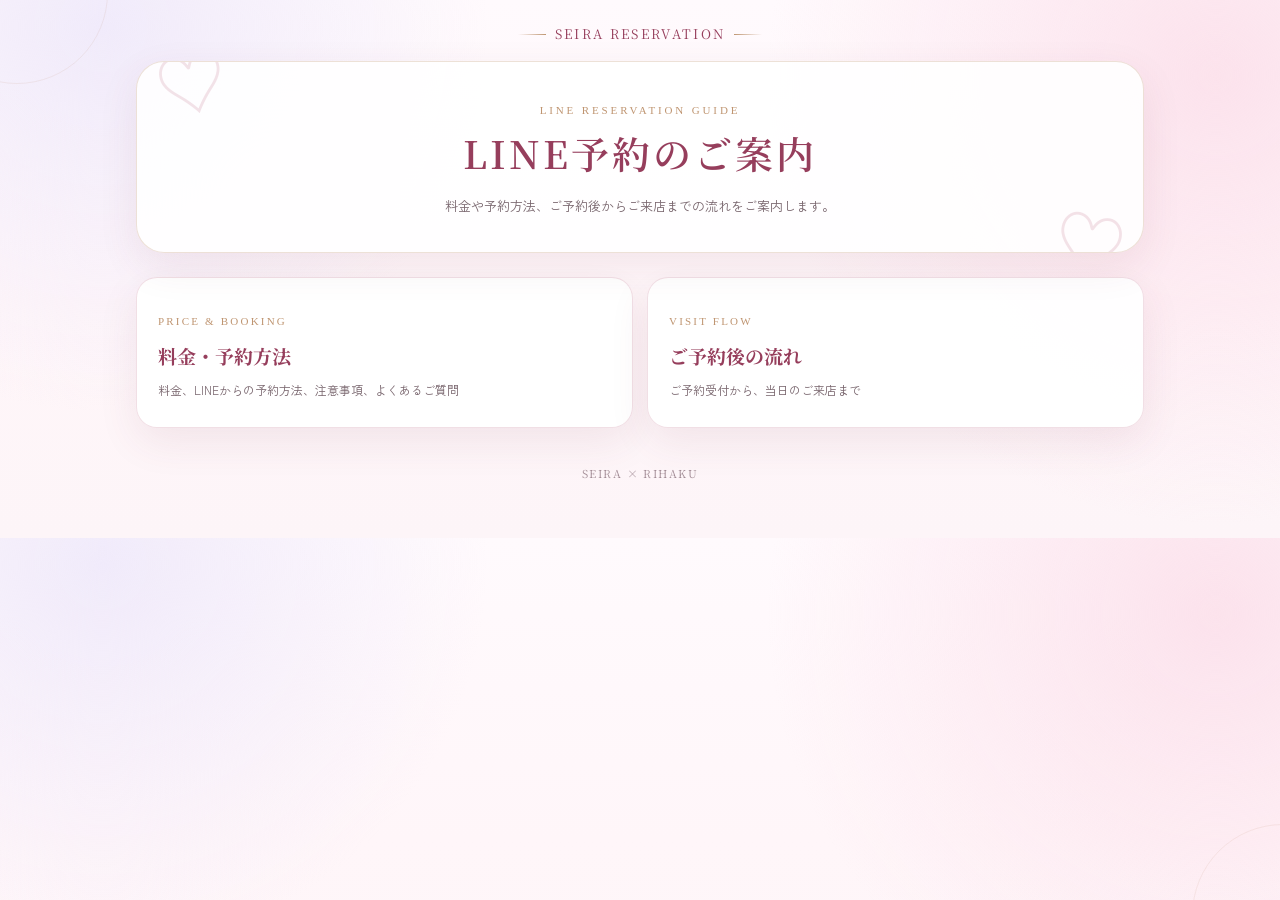
<file: index.html>
<!doctype html>
<html lang="ja">
<head>
  <meta charset="utf-8">
  <meta name="viewport" content="width=device-width,initial-scale=1,viewport-fit=cover">
  <meta name="theme-color" content="#fff7fa">
  <meta name="description" content="聖羅のLINE予約についてのご案内です。">
  <title>聖羅 LINE予約のご案内</title>
  <link rel="stylesheet" href="./assets/style.css">
</head>
<body>
  <main class="site-shell">
    <div class="mini-brand">SEIRA RESERVATION</div>
    <header class="hero">
      <p class="eyebrow">LINE Reservation Guide</p>
      <h1>LINE予約のご案内</h1>
      <p class="hero-lead">料金や予約方法、ご予約後からご来店までの流れをご案内します。</p>
    </header>

    <nav class="portal-grid" aria-label="ご案内ページ">
      <a class="portal-link" href="./price-booking/">
        <span>PRICE &amp; BOOKING</span>
        <strong>料金・予約方法</strong>
        <p>料金、LINEからの予約方法、注意事項、よくあるご質問</p>
      </a>
      <a class="portal-link" href="./visit-flow/">
        <span>VISIT FLOW</span>
        <strong>ご予約後の流れ</strong>
        <p>ご予約受付から、当日のご来店まで</p>
      </a>
    </nav>

    <footer class="footer">SEIRA × RIHAKU</footer>
  </main>
</body>
</html>
</file>
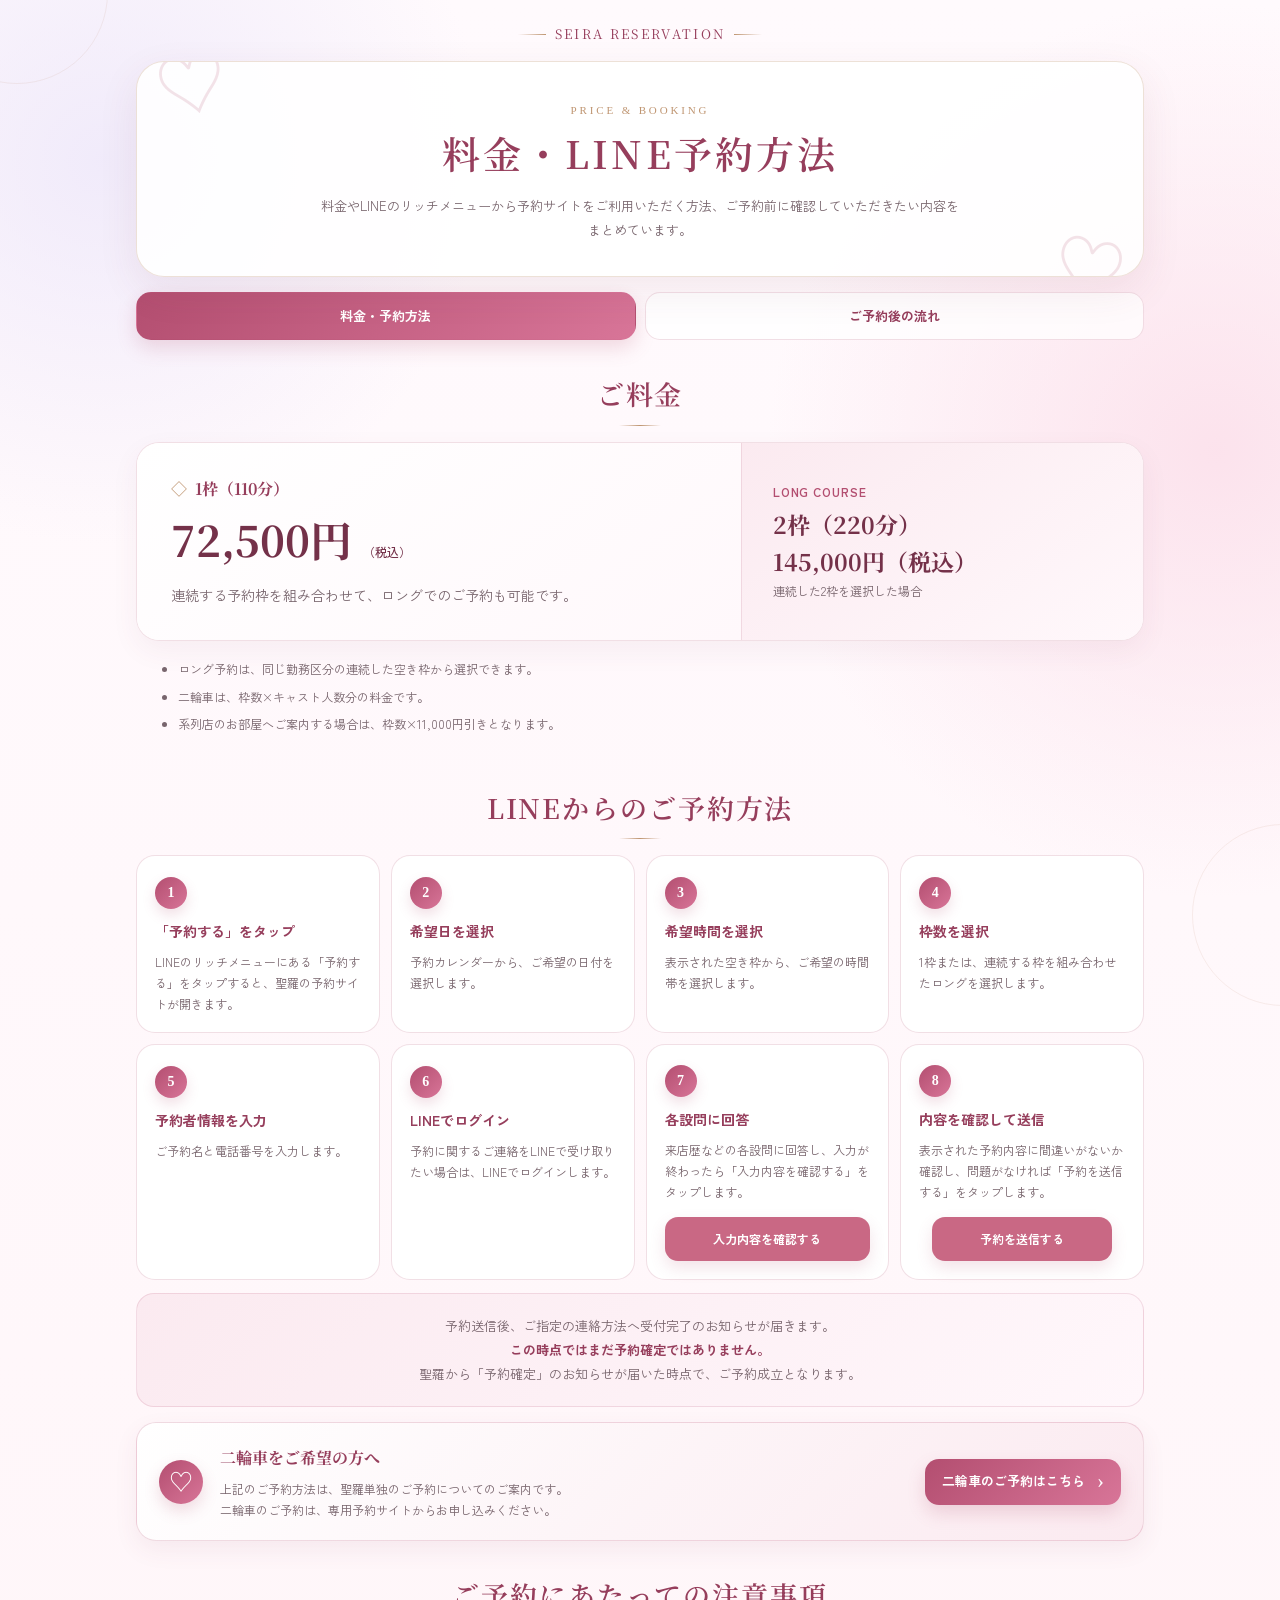
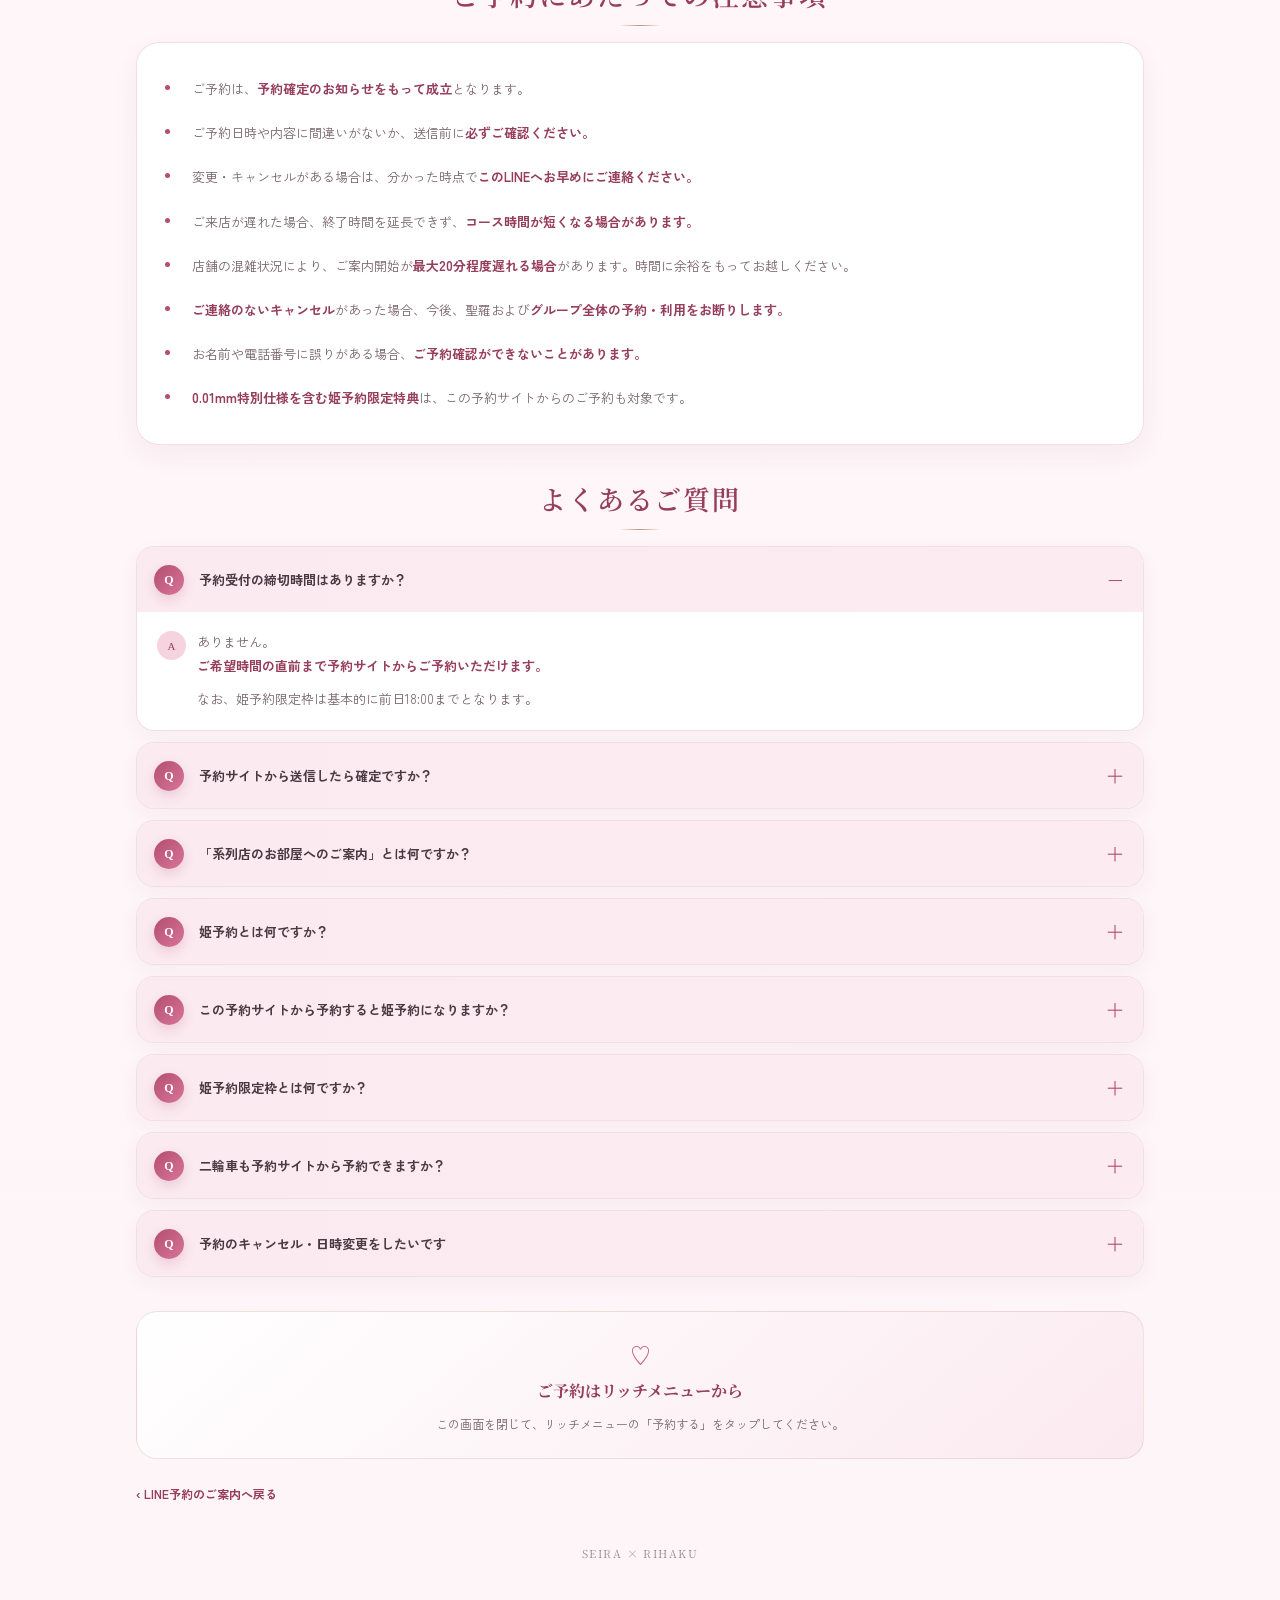
<file: price-booking/index.html>
<!doctype html>
<html lang="ja">
<head>
  <meta charset="utf-8">
  <meta name="viewport" content="width=device-width,initial-scale=1,viewport-fit=cover">
  <meta name="theme-color" content="#fff7fa">
  <meta name="description" content="聖羅の料金と、LINEのリッチメニューから予約サイトを利用する方法をご案内します。">
  <title>料金・LINE予約方法｜聖羅</title>
  <link rel="stylesheet" href="../assets/style.css">
</head>
<body>
  <main class="site-shell">
    <div class="mini-brand">SEIRA RESERVATION</div>
    <header class="hero">
      <p class="eyebrow">Price &amp; Booking</p>
      <h1>料金・LINE予約方法</h1>
      <p class="hero-lead">料金やLINEのリッチメニューから予約サイトをご利用いただく方法、ご予約前に確認していただきたい内容をまとめています。</p>
    </header>

    <nav class="page-tabs" aria-label="ページ切り替え">
      <a href="./" aria-current="page">料金・予約方法</a>
      <a href="../visit-flow/">ご予約後の流れ</a>
    </nav>

    <section class="section" aria-labelledby="price-title">
      <h2 class="section-heading" id="price-title">ご料金</h2>
      <div class="card price-card">
        <div class="price-main">
          <div class="price-label">1枠（110分）</div>
          <p class="price-value">72,500円 <small>（税込）</small></p>
          <p class="price-copy">連続する予約枠を組み合わせて、ロングでのご予約も可能です。</p>
        </div>
        <div class="price-example">
          <span>LONG COURSE</span>
          <strong>2枠（220分）<br>145,000円（税込）</strong>
          <small>連続した2枠を選択した場合</small>
        </div>
      </div>
      <ul class="note-list">
        <li>ロング予約は、同じ勤務区分の連続した空き枠から選択できます。</li>
        <li>二輪車は、枠数×キャスト人数分の料金です。</li>
        <li>系列店のお部屋へご案内する場合は、枠数×11,000円引きとなります。</li>
      </ul>
    </section>

    <section class="section" aria-labelledby="method-title">
      <h2 class="section-heading" id="method-title">LINEからのご予約方法</h2>
      <div class="method-grid">
        <article class="method-step"><span class="step-number">1</span><h3>「予約する」をタップ</h3><p>LINEのリッチメニューにある「予約する」をタップすると、聖羅の予約サイトが開きます。</p></article>
        <article class="method-step"><span class="step-number">2</span><h3>希望日を選択</h3><p>予約カレンダーから、ご希望の日付を選択します。</p></article>
        <article class="method-step"><span class="step-number">3</span><h3>希望時間を選択</h3><p>表示された空き枠から、ご希望の時間帯を選択します。</p></article>
        <article class="method-step"><span class="step-number">4</span><h3>枠数を選択</h3><p>1枠または、連続する枠を組み合わせたロングを選択します。</p></article>
        <article class="method-step"><span class="step-number">5</span><h3>予約者情報を入力</h3><p>ご予約名と電話番号を入力します。</p></article>
        <article class="method-step"><span class="step-number">6</span><h3>LINEでログイン</h3><p>予約に関するご連絡をLINEで受け取りたい場合は、LINEでログインします。</p></article>
        <article class="method-step method-step-action">
          <span class="step-number">7</span><h3>各設問に回答</h3>
          <p>来店歴などの各設問に回答し、入力が終わったら「入力内容を確認する」をタップします。</p>
          <span class="guide-button-preview" aria-hidden="true">入力内容を確認する</span>
        </article>
        <article class="method-step method-step-action">
          <span class="step-number">8</span><h3>内容を確認して送信</h3>
          <p>表示された予約内容に間違いがないか確認し、問題がなければ「予約を送信する」をタップします。</p>
          <span class="guide-button-preview guide-button-preview-send" aria-hidden="true">予約を送信する</span>
        </article>
      </div>
      <div class="important-box">
        予約送信後、ご指定の連絡方法へ受付完了のお知らせが届きます。<br>
        <strong>この時点ではまだ予約確定ではありません。</strong><br>
        聖羅から「予約確定」のお知らせが届いた時点で、ご予約成立となります。
      </div>
      <aside class="pair-booking-card" aria-labelledby="pair-booking-title">
        <div class="pair-booking-mark" aria-hidden="true">♡</div>
        <div class="pair-booking-copy">
          <h3 id="pair-booking-title">二輪車をご希望の方へ</h3>
          <p>上記のご予約方法は、聖羅単独のご予約についてのご案内です。<br>二輪車のご予約は、専用予約サイトからお申し込みください。</p>
        </div>
        <a class="pair-booking-button" href="https://seiraripo-reserve.com/" target="_blank" rel="noopener noreferrer">二輪車のご予約はこちら<span aria-hidden="true">›</span></a>
      </aside>
    </section>

    <section class="section" aria-labelledby="notes-title">
      <h2 class="section-heading" id="notes-title">ご予約にあたっての注意事項</h2>
      <div class="card">
        <ul class="booking-notes">
          <li>ご予約は、<strong>予約確定のお知らせをもって成立</strong>となります。</li>
          <li>ご予約日時や内容に間違いがないか、送信前に<strong>必ずご確認ください。</strong></li>
          <li>変更・キャンセルがある場合は、分かった時点で<strong>このLINEへお早めにご連絡ください。</strong></li>
          <li>ご来店が遅れた場合、終了時間を延長できず、<strong>コース時間が短くなる場合があります。</strong></li>
          <li>店舗の混雑状況により、ご案内開始が<strong>最大20分程度遅れる場合</strong>があります。時間に余裕をもってお越しください。</li>
          <li><strong>ご連絡のないキャンセル</strong>があった場合、今後、聖羅および<strong>グループ全体の予約・利用をお断りします。</strong></li>
          <li>お名前や電話番号に誤りがある場合、<strong>ご予約確認ができないことがあります。</strong></li>
          <li><strong>0.01mm特別仕様を含む姫予約限定特典</strong>は、この予約サイトからのご予約も対象です。</li>
        </ul>
      </div>
    </section>

    <section class="section" aria-labelledby="faq-title">
      <h2 class="section-heading" id="faq-title">よくあるご質問</h2>
      <div class="faq-list">
        <details class="faq-item" open>
          <summary>予約受付の締切時間はありますか？</summary>
          <div class="faq-answer"><p>ありません。<br><strong>ご希望時間の直前まで予約サイトからご予約いただけます。</strong></p><p>なお、姫予約限定枠は基本的に前日18:00までとなります。</p></div>
        </details>
        <details class="faq-item">
          <summary>予約サイトから送信したら確定ですか？</summary>
          <div class="faq-answer"><p>送信した時点では、まだ確定していません。</p><p>聖羅が内容を確認し、LINEまたはメールに予約確定のお知らせを送った時点でご予約成立となります。</p></div>
        </details>
        <details class="faq-item">
          <summary>「系列店のお部屋へのご案内」とは何ですか？</summary>
          <div class="faq-answer"><p>ご希望時間に李白のお部屋が満室の場合、近隣の系列店「ルージュ」または「ベガス」のお部屋へご案内することがあります。</p><p>その場合は、<strong>枠数×11,000円引き</strong>となります。系列店への案内可否は、予約フォームの途中で選択できます。</p></div>
        </details>
        <details class="faq-item">
          <summary>姫予約とは何ですか？</summary>
          <div class="faq-answer"><p>キャストを通して予約する方法です。姫予約限定の特典やオプションも用意しています。</p></div>
        </details>
        <details class="faq-item">
          <summary>この予約サイトから予約すると姫予約になりますか？</summary>
          <div class="faq-answer"><p>はい。この予約サイトから送信したご予約は、聖羅の姫予約として受け付けます。</p></div>
        </details>
        <details class="faq-item">
          <summary>姫予約限定枠とは何ですか？</summary>
          <div class="faq-answer"><p>姫予約でのみ受け付けている予約枠です。</p><p>通常の予約枠と締切時間が異なり、基本的に前日18:00までとなります。</p></div>
        </details>
        <details class="faq-item">
          <summary>二輪車も予約サイトから予約できますか？</summary>
          <div class="faq-answer">
            <p>上記のご予約方法は、聖羅単独のご予約についてのご案内です。</p>
            <p>二輪車をご希望の場合は、専用予約サイトからお申し込みください。</p>
            <a class="pair-booking-button pair-booking-button-inline" href="https://seiraripo-reserve.com/" target="_blank" rel="noopener noreferrer">二輪車のご予約はこちら<span aria-hidden="true">›</span></a>
          </div>
        </details>
        <details class="faq-item">
          <summary>予約のキャンセル・日時変更をしたいです</summary>
          <div class="faq-answer"><p>このLINEにそのままご返信ください。</p><p>変更やキャンセルが分かった時点で、早めのご連絡をお願いいたします。</p></div>
        </details>
      </div>
    </section>

    <aside class="close-guide">
      <div class="heart" aria-hidden="true">♡</div>
      <strong>ご予約はリッチメニューから</strong>
      <p>この画面を閉じて、リッチメニューの「予約する」をタップしてください。</p>
    </aside>

    <a class="back-link" href="../">‹ LINE予約のご案内へ戻る</a>
    <footer class="footer">SEIRA × RIHAKU</footer>
  </main>
</body>
</html>
</file>
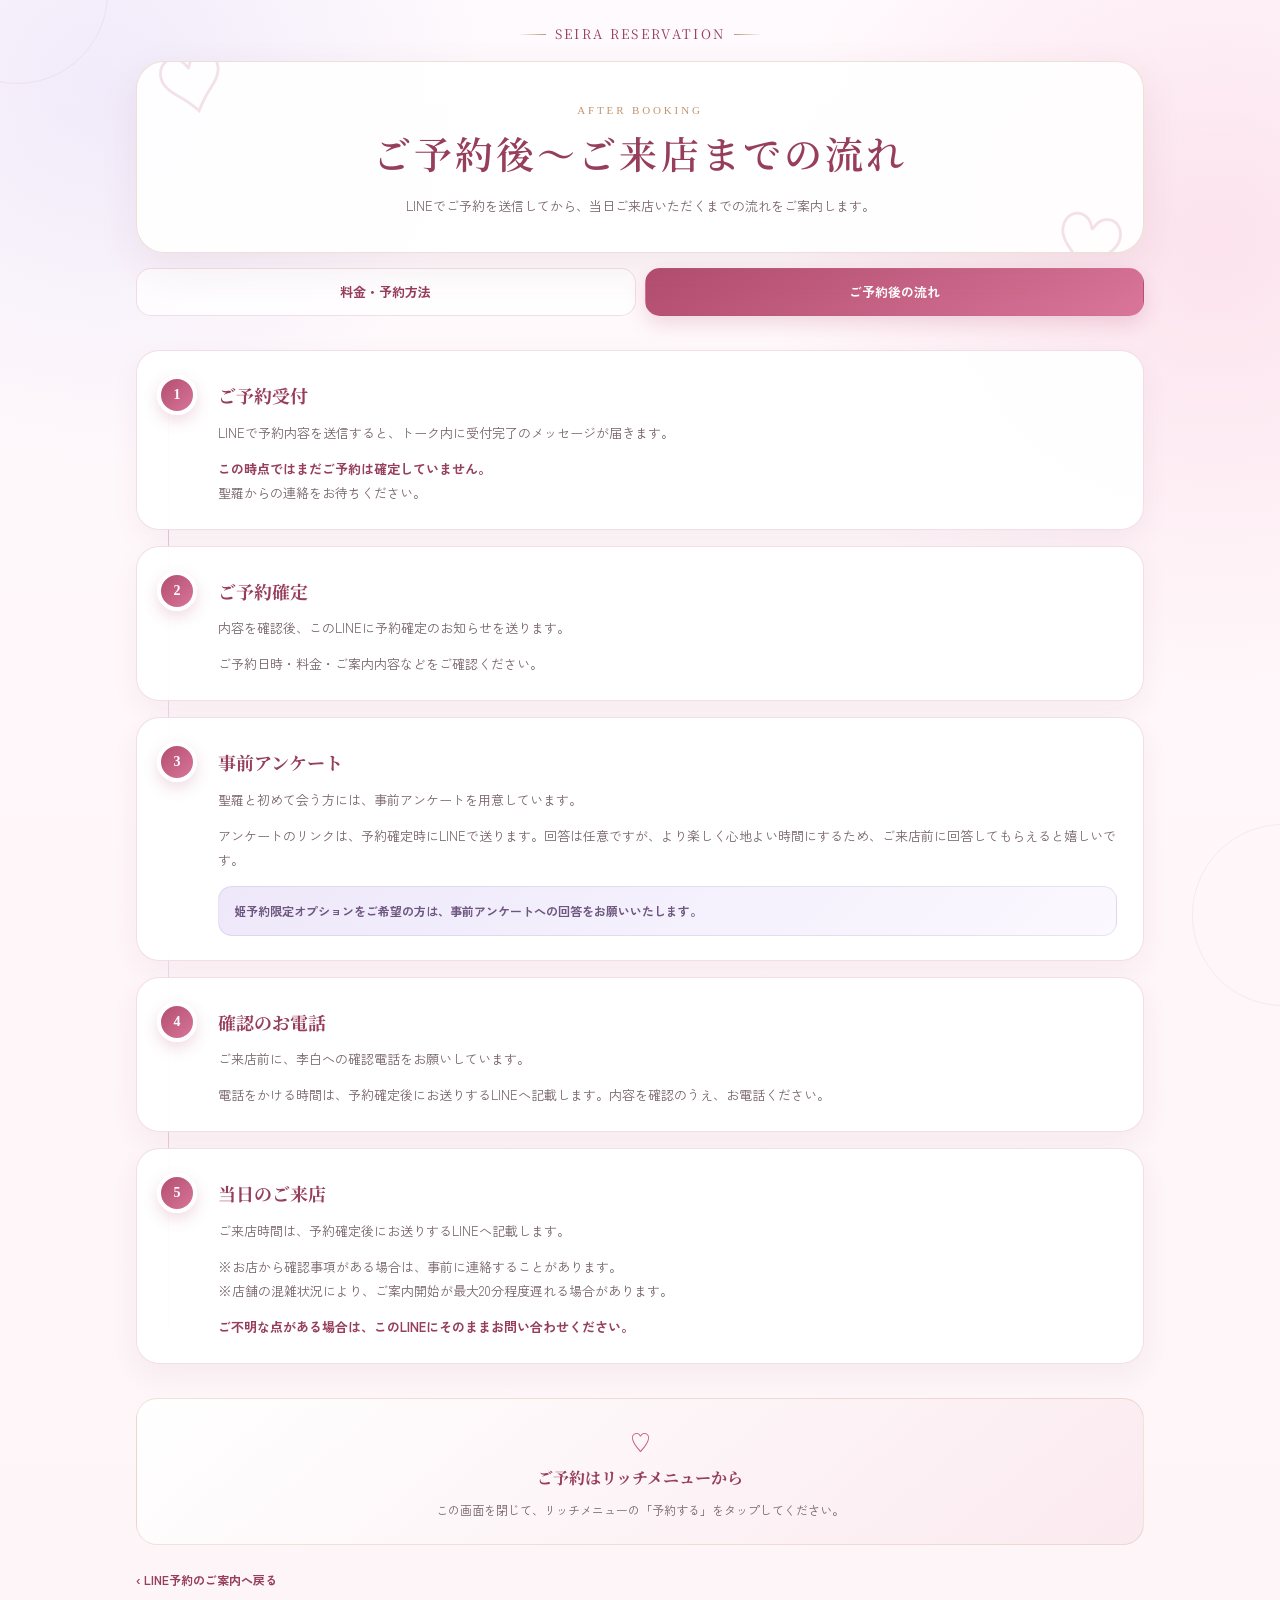
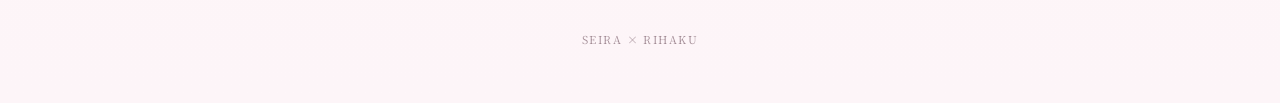
<file: visit-flow/index.html>
<!doctype html>
<html lang="ja">
<head>
  <meta charset="utf-8">
  <meta name="viewport" content="width=device-width,initial-scale=1,viewport-fit=cover">
  <meta name="theme-color" content="#fff7fa">
  <meta name="description" content="聖羅のLINE予約後からご来店までの流れをご案内します。">
  <title>ご予約後～ご来店までの流れ｜聖羅</title>
  <link rel="stylesheet" href="../assets/style.css">
</head>
<body>
  <main class="site-shell">
    <div class="mini-brand">SEIRA RESERVATION</div>
    <header class="hero">
      <p class="eyebrow">After Booking</p>
      <h1>ご予約後～ご来店までの流れ</h1>
      <p class="hero-lead">LINEでご予約を送信してから、当日ご来店いただくまでの流れをご案内します。</p>
    </header>

    <nav class="page-tabs" aria-label="ページ切り替え">
      <a href="../price-booking/">料金・予約方法</a>
      <a href="./" aria-current="page">ご予約後の流れ</a>
    </nav>

    <section class="section" aria-label="ご予約後からご来店までの5つの流れ">
      <div class="timeline">
        <article class="card timeline-item">
          <span class="timeline-number">1</span>
          <div class="timeline-copy">
            <h2>ご予約受付</h2>
            <p>LINEで予約内容を送信すると、トーク内に受付完了のメッセージが届きます。</p>
            <p><strong>この時点ではまだご予約は確定していません。</strong><br>聖羅からの連絡をお待ちください。</p>
          </div>
        </article>

        <article class="card timeline-item">
          <span class="timeline-number">2</span>
          <div class="timeline-copy">
            <h2>ご予約確定</h2>
            <p>内容を確認後、このLINEに予約確定のお知らせを送ります。</p>
            <p>ご予約日時・料金・ご案内内容などをご確認ください。</p>
          </div>
        </article>

        <article class="card timeline-item">
          <span class="timeline-number">3</span>
          <div class="timeline-copy">
            <h2>事前アンケート</h2>
            <p>聖羅と初めて会う方には、事前アンケートを用意しています。</p>
            <p>アンケートのリンクは、予約確定時にLINEで送ります。回答は任意ですが、より楽しく心地よい時間にするため、ご来店前に回答してもらえると嬉しいです。</p>
            <div class="survey-callout">姫予約限定オプションをご希望の方は、事前アンケートへの回答をお願いいたします。</div>
          </div>
        </article>

        <article class="card timeline-item">
          <span class="timeline-number">4</span>
          <div class="timeline-copy">
            <h2>確認のお電話</h2>
            <p>ご来店前に、李白への確認電話をお願いしています。</p>
            <p>電話をかける時間は、予約確定後にお送りするLINEへ記載します。内容を確認のうえ、お電話ください。</p>
          </div>
        </article>

        <article class="card timeline-item">
          <span class="timeline-number">5</span>
          <div class="timeline-copy">
            <h2>当日のご来店</h2>
            <p>ご来店時間は、予約確定後にお送りするLINEへ記載します。</p>
            <p>※お店から確認事項がある場合は、事前に連絡することがあります。<br>※店舗の混雑状況により、ご案内開始が最大20分程度遅れる場合があります。</p>
            <p><strong>ご不明な点がある場合は、このLINEにそのままお問い合わせください。</strong></p>
          </div>
        </article>
      </div>
    </section>

    <aside class="close-guide">
      <div class="heart" aria-hidden="true">♡</div>
      <strong>ご予約はリッチメニューから</strong>
      <p>この画面を閉じて、リッチメニューの「予約する」をタップしてください。</p>
    </aside>

    <a class="back-link" href="../">‹ LINE予約のご案内へ戻る</a>
    <footer class="footer">SEIRA × RIHAKU</footer>
  </main>
</body>
</html>
</file>
<file: assets/style.css>
@import url('https://fonts.googleapis.com/css2?family=Noto+Serif+JP:wght@500;600;700&family=Zen+Kaku+Gothic+New:wght@400;500;700&display=swap');

:root {
  --rose-950: #743149;
  --rose-800: #963e5c;
  --rose-700: #b34e70;
  --rose-500: #d87598;
  --rose-300: #ecb3c8;
  --rose-200: #f5d3df;
  --rose-100: #fbeaf0;
  --rose-50: #fff7fa;
  --lavender: #eee8fa;
  --gold: #bf9571;
  --ink: #493941;
  --muted: #78656d;
  --line: rgba(179, 78, 112, .18);
  --shadow: 0 14px 40px rgba(125, 52, 79, .09);
  --serif: 'Noto Serif JP', 'Yu Mincho', 'Hiragino Mincho ProN', serif;
  --sans: 'Zen Kaku Gothic New', 'Yu Gothic', 'Hiragino Kaku Gothic ProN', sans-serif;
}

* { box-sizing: border-box; }

html { scroll-behavior: smooth; }

body {
  margin: 0;
  color: var(--ink);
  background:
    radial-gradient(circle at 8% 5%, rgba(238, 232, 250, .85), transparent 24rem),
    radial-gradient(circle at 95% 14%, rgba(251, 220, 232, .78), transparent 28rem),
    linear-gradient(180deg, #fffafd 0%, #fff6f9 56%, #fdf5f8 100%);
  font-family: var(--sans);
  font-size: 16px;
  line-height: 1.85;
  -webkit-text-size-adjust: 100%;
}

body::before,
body::after {
  position: fixed;
  z-index: -1;
  width: 180px;
  height: 180px;
  border: 1px solid rgba(191, 149, 113, .13);
  border-radius: 50%;
  content: '';
  pointer-events: none;
}

body::before { top: -98px; left: -74px; }
body::after { right: -94px; bottom: -106px; }

a { color: inherit; }

.site-shell {
  width: min(100%, 1040px);
  margin: 0 auto;
  padding: 22px 16px 54px;
}

.mini-brand {
  display: flex;
  align-items: center;
  justify-content: center;
  gap: 9px;
  margin-bottom: 15px;
  color: var(--rose-800);
  font-family: var(--serif);
  font-size: 13px;
  letter-spacing: .18em;
}

.mini-brand::before,
.mini-brand::after {
  width: 28px;
  height: 1px;
  background: linear-gradient(90deg, transparent, var(--gold));
  content: '';
}

.mini-brand::after { transform: scaleX(-1); }

.hero {
  position: relative;
  overflow: hidden;
  padding: 38px 28px 34px;
  border: 1px solid rgba(191, 149, 113, .28);
  border-radius: 28px;
  background: rgba(255, 255, 255, .89);
  box-shadow: var(--shadow);
  text-align: center;
}

.hero::before,
.hero::after {
  position: absolute;
  color: rgba(179, 78, 112, .16);
  font-family: var(--serif);
  font-size: 72px;
  line-height: 1;
  content: '♡';
}

.hero::before { top: -18px; left: 18px; transform: rotate(-14deg); }
.hero::after { right: 17px; bottom: -25px; transform: rotate(12deg); }

.eyebrow {
  margin: 0 0 4px;
  color: var(--gold);
  font-family: Georgia, serif;
  font-size: 11px;
  letter-spacing: .26em;
  text-transform: uppercase;
}

h1 {
  margin: 0;
  color: var(--rose-800);
  font-family: var(--serif);
  font-size: clamp(25px, 5.2vw, 38px);
  font-weight: 600;
  letter-spacing: .08em;
  line-height: 1.5;
}

.hero-lead {
  max-width: 650px;
  margin: 13px auto 0;
  color: var(--muted);
  font-size: 13px;
  line-height: 1.85;
}

.page-tabs {
  display: grid;
  grid-template-columns: repeat(2, minmax(0, 1fr));
  gap: 9px;
  margin: 15px 0 30px;
}

.page-tabs a {
  display: flex;
  min-height: 48px;
  align-items: center;
  justify-content: center;
  padding: 9px 12px;
  border: 1px solid var(--line);
  border-radius: 15px;
  background: rgba(255, 255, 255, .76);
  color: var(--rose-800);
  font-size: 13px;
  font-weight: 700;
  line-height: 1.45;
  text-align: center;
  text-decoration: none;
}

.page-tabs a[aria-current='page'] {
  border-color: transparent;
  background: linear-gradient(135deg, var(--rose-700), var(--rose-500));
  color: #fff;
  box-shadow: 0 8px 20px rgba(179, 78, 112, .2);
}

.section { margin-top: 34px; }

.section-heading {
  margin: 0 0 16px;
  color: var(--rose-800);
  font-family: var(--serif);
  font-size: clamp(20px, 4vw, 27px);
  font-weight: 600;
  letter-spacing: .07em;
  line-height: 1.5;
  text-align: center;
}

.section-heading::after {
  display: block;
  width: 42px;
  height: 1px;
  margin: 10px auto 0;
  background: linear-gradient(90deg, transparent, var(--gold), transparent);
  content: '';
}

.card {
  border: 1px solid var(--line);
  border-radius: 23px;
  background: rgba(255, 255, 255, .94);
  box-shadow: 0 10px 28px rgba(125, 52, 79, .06);
}

.price-card {
  display: grid;
  grid-template-columns: minmax(0, 1.2fr) minmax(260px, .8fr);
  overflow: hidden;
}

.price-main {
  padding: 31px 34px;
  background: linear-gradient(145deg, #fff 0%, #fff8fb 100%);
}

.price-label {
  display: inline-flex;
  align-items: center;
  gap: 8px;
  margin-bottom: 5px;
  color: var(--rose-800);
  font-family: var(--serif);
  font-size: 16px;
  font-weight: 700;
}

.price-label::before { color: var(--gold); content: '◇'; }

.price-value {
  margin: 0;
  color: var(--rose-950);
  font-family: var(--serif);
  font-size: clamp(27px, 5vw, 42px);
  font-weight: 700;
  line-height: 1.45;
}

.price-value small {
  font-family: var(--sans);
  font-size: 12px;
  font-weight: 500;
}

.price-copy {
  margin: 14px 0 0;
  color: var(--muted);
  font-size: 14px;
}

.price-example {
  display: flex;
  flex-direction: column;
  justify-content: center;
  padding: 29px 31px;
  border-left: 1px solid var(--line);
  background: linear-gradient(145deg, var(--rose-100), #fff8fb);
}

.price-example span {
  color: var(--rose-700);
  font-size: 12px;
  font-weight: 700;
  letter-spacing: .08em;
}

.price-example strong {
  margin-top: 4px;
  color: var(--rose-950);
  font-family: var(--serif);
  font-size: 23px;
  line-height: 1.6;
}

.price-example small { color: var(--muted); font-size: 12px; }

.note-list {
  margin: 0;
  padding: 17px 23px 19px 42px;
  color: var(--muted);
  font-size: 12px;
}

.note-list li + li { margin-top: 5px; }

.method-grid {
  display: grid;
  grid-template-columns: repeat(4, minmax(0, 1fr));
  gap: 11px;
}

.method-step {
  position: relative;
  min-height: 148px;
  padding: 20px 18px 18px;
  border: 1px solid var(--line);
  border-radius: 19px;
  background: rgba(255, 255, 255, .94);
}

.step-number {
  display: inline-flex;
  width: 32px;
  height: 32px;
  align-items: center;
  justify-content: center;
  margin-bottom: 10px;
  border-radius: 50%;
  background: linear-gradient(135deg, var(--rose-700), var(--rose-500));
  color: #fff;
  font-family: Georgia, serif;
  font-size: 14px;
  font-weight: 700;
  box-shadow: 0 6px 13px rgba(179, 78, 112, .18);
}

.method-step h3 {
  margin: 0;
  color: var(--rose-800);
  font-size: 14px;
}

.method-step p {
  margin: 6px 0 0;
  color: var(--muted);
  font-size: 12px;
  line-height: 1.75;
}

.method-step-action {
  display: flex;
  flex-direction: column;
}

.guide-button-preview {
  display: flex;
  width: 100%;
  min-height: 44px;
  align-items: center;
  justify-content: center;
  margin-top: auto;
  padding: 10px 12px;
  border-radius: 13px;
  background: #c96884;
  color: #fff;
  font-size: 12px;
  font-weight: 700;
  line-height: 1.4;
  text-align: center;
  user-select: none;
  box-shadow: 0 7px 16px rgba(179, 78, 112, .16);
}

.method-step-action p + .guide-button-preview { margin-top: 15px; }

.guide-button-preview-send {
  width: min(100%, 180px);
  align-self: center;
}

.important-box {
  margin-top: 13px;
  padding: 20px 22px;
  border: 1px solid rgba(179, 78, 112, .16);
  border-radius: 18px;
  background: linear-gradient(135deg, var(--rose-100), #fff7fb);
  color: var(--muted);
  font-size: 13px;
  text-align: center;
}

.important-box strong { color: var(--rose-800); }

.pair-booking-card {
  display: grid;
  grid-template-columns: 46px minmax(0, 1fr) auto;
  gap: 15px;
  align-items: center;
  margin-top: 15px;
  padding: 20px 22px;
  border: 1px solid rgba(179, 78, 112, .2);
  border-radius: 20px;
  background: linear-gradient(135deg, #fff 0%, var(--rose-100) 100%);
  box-shadow: 0 9px 24px rgba(125, 52, 79, .07);
}

.pair-booking-mark {
  display: flex;
  width: 44px;
  height: 44px;
  align-items: center;
  justify-content: center;
  border-radius: 50%;
  background: linear-gradient(135deg, var(--rose-700), var(--rose-500));
  color: #fff;
  font-family: var(--serif);
  font-size: 24px;
  box-shadow: 0 7px 16px rgba(179, 78, 112, .2);
}

.pair-booking-copy h3 {
  margin: 0;
  color: var(--rose-800);
  font-family: var(--serif);
  font-size: 16px;
}

.pair-booking-copy p {
  margin: 5px 0 0;
  color: var(--muted);
  font-size: 12px;
  line-height: 1.75;
}

.pair-booking-button {
  display: inline-flex;
  min-height: 46px;
  align-items: center;
  justify-content: center;
  gap: 12px;
  padding: 10px 17px;
  border-radius: 14px;
  background: linear-gradient(135deg, var(--rose-700), var(--rose-500));
  color: #fff;
  font-size: 13px;
  font-weight: 700;
  line-height: 1.45;
  text-align: center;
  text-decoration: none;
  box-shadow: 0 8px 18px rgba(179, 78, 112, .2);
  transition: transform .18s ease, box-shadow .18s ease;
}

.pair-booking-button:hover {
  transform: translateY(-1px);
  box-shadow: 0 10px 22px rgba(179, 78, 112, .26);
}

.pair-booking-button:focus-visible {
  outline: 3px solid rgba(216, 117, 152, .28);
  outline-offset: 3px;
}

.pair-booking-button span {
  font-family: Georgia, serif;
  font-size: 21px;
  font-weight: 400;
  line-height: 1;
}

.pair-booking-button-inline { margin-top: 14px; }

.booking-notes {
  margin: 0;
  padding: 24px 29px 24px 52px;
  list-style: none;
  counter-reset: note;
}

.booking-notes li {
  position: relative;
  padding: 10px 0 10px 3px;
  color: var(--muted);
  font-size: 13px;
}

.booking-notes li::before {
  position: absolute;
  top: 18px;
  left: -24px;
  width: 5px;
  height: 5px;
  border-radius: 50%;
  background: var(--rose-700);
  content: '';
}

.booking-notes strong { color: var(--rose-800); }

.faq-list { display: grid; gap: 11px; }

.faq-item {
  overflow: hidden;
  border: 1px solid var(--line);
  border-radius: 18px;
  background: rgba(255, 255, 255, .95);
  box-shadow: 0 7px 20px rgba(125, 52, 79, .045);
}

.faq-item summary {
  position: relative;
  display: grid;
  grid-template-columns: 34px minmax(0, 1fr) 22px;
  gap: 11px;
  align-items: center;
  padding: 14px 17px;
  background: linear-gradient(90deg, var(--rose-100), #fcecf2);
  color: var(--ink);
  cursor: pointer;
  font-size: 13px;
  font-weight: 700;
  list-style: none;
}

.faq-item summary::-webkit-details-marker { display: none; }

.faq-item summary::before {
  display: inline-flex;
  width: 30px;
  height: 30px;
  align-items: center;
  justify-content: center;
  border-radius: 50%;
  background: linear-gradient(135deg, var(--rose-700), var(--rose-500));
  color: #fff;
  content: 'Q';
  font-family: Georgia, serif;
  font-size: 12px;
  box-shadow: 0 5px 12px rgba(179, 78, 112, .2);
}

.faq-item summary::after {
  color: var(--rose-700);
  content: '＋';
  font-size: 20px;
  font-weight: 400;
  text-align: center;
}

.faq-item[open] summary::after { content: '−'; }

.faq-answer {
  position: relative;
  padding: 18px 22px 19px 60px;
  color: var(--muted);
  font-size: 13px;
}

.faq-answer::before {
  position: absolute;
  top: 19px;
  left: 20px;
  display: inline-flex;
  width: 29px;
  height: 29px;
  align-items: center;
  justify-content: center;
  border-radius: 50%;
  background: var(--rose-200);
  color: var(--rose-800);
  content: 'A';
  font-family: Georgia, serif;
  font-size: 11px;
}

.faq-answer p { margin: 0; }
.faq-answer p + p { margin-top: 9px; }
.faq-answer strong { color: var(--rose-800); }

.timeline {
  position: relative;
  display: grid;
  gap: 16px;
}

.timeline::before {
  position: absolute;
  top: 34px;
  bottom: 34px;
  left: 32px;
  width: 1px;
  background: linear-gradient(var(--rose-300), var(--lavender), var(--rose-300));
  content: '';
}

.timeline-item {
  position: relative;
  display: grid;
  grid-template-columns: 46px minmax(0, 1fr);
  gap: 15px;
  align-items: start;
  padding: 24px 26px 24px 20px;
}

.timeline-number {
  z-index: 1;
  display: flex;
  width: 40px;
  height: 40px;
  align-items: center;
  justify-content: center;
  border: 4px solid #fff;
  border-radius: 50%;
  background: linear-gradient(135deg, var(--rose-700), var(--rose-500));
  color: #fff;
  font-family: Georgia, serif;
  font-size: 14px;
  font-weight: 700;
  box-shadow: 0 6px 15px rgba(179, 78, 112, .2);
}

.timeline-copy h2 {
  margin: 4px 0 8px;
  color: var(--rose-800);
  font-family: var(--serif);
  font-size: 18px;
}

.timeline-copy p {
  margin: 0;
  color: var(--muted);
  font-size: 13px;
}

.timeline-copy p + p { margin-top: 12px; }
.timeline-copy strong { color: var(--rose-800); }

.survey-callout {
  margin-top: 14px;
  padding: 13px 15px;
  border: 1px solid rgba(136, 111, 177, .16);
  border-radius: 14px;
  background: linear-gradient(135deg, var(--lavender), #fbf8ff);
  color: #6e577f;
  font-size: 12px;
  font-weight: 700;
}

.close-guide {
  margin-top: 34px;
  padding: 23px 22px;
  border: 1px solid rgba(191, 149, 113, .25);
  border-radius: 21px;
  background: linear-gradient(140deg, #fff, var(--rose-100));
  text-align: center;
}

.close-guide .heart { color: var(--rose-600, #c65f83); font-size: 21px; }

.close-guide strong {
  display: block;
  margin-top: 2px;
  color: var(--rose-800);
  font-family: var(--serif);
  font-size: 16px;
}

.close-guide p {
  margin: 7px 0 0;
  color: var(--muted);
  font-size: 12px;
}

.back-link {
  display: inline-flex;
  align-items: center;
  gap: 6px;
  margin-top: 24px;
  color: var(--rose-800);
  font-size: 12px;
  font-weight: 700;
  text-decoration: none;
}

.footer {
  padding: 35px 0 0;
  color: #a28c95;
  font-family: var(--serif);
  font-size: 11px;
  letter-spacing: .13em;
  text-align: center;
}

.portal-grid {
  display: grid;
  grid-template-columns: repeat(2, minmax(0, 1fr));
  gap: 14px;
  margin-top: 24px;
}

.portal-link {
  display: block;
  padding: 26px 21px;
  border: 1px solid var(--line);
  border-radius: 21px;
  background: rgba(255, 255, 255, .94);
  color: var(--rose-800);
  text-decoration: none;
  box-shadow: var(--shadow);
}

.portal-link span { color: var(--gold); font-family: Georgia, serif; font-size: 11px; letter-spacing: .2em; }
.portal-link strong { display: block; margin-top: 4px; font-family: var(--serif); font-size: 19px; }
.portal-link p { margin: 6px 0 0; color: var(--muted); font-size: 12px; }

@media (max-width: 900px) {
  .method-grid { grid-template-columns: repeat(2, minmax(0, 1fr)); }
}

@media (max-width: 720px) {
  body { font-size: 15px; }
  .site-shell { padding: 14px 10px 42px; }
  .hero { padding: 29px 17px 27px; border-radius: 22px; }
  .hero::before, .hero::after { font-size: 52px; }
  .page-tabs { margin-bottom: 27px; }
  .page-tabs a { min-height: 45px; padding: 8px 7px; font-size: 11.5px; }
  .section { margin-top: 29px; }
  .price-card { grid-template-columns: 1fr; }
  .price-main { padding: 25px 21px; }
  .price-example { padding: 20px 21px; border-top: 1px solid var(--line); border-left: 0; }
  .price-example strong { font-size: 20px; }
  .note-list { padding: 14px 20px 17px 36px; }
  .method-grid { grid-template-columns: repeat(2, minmax(0, 1fr)); gap: 8px; }
  .method-step { min-height: 137px; padding: 17px 14px 15px; }
  .pair-booking-card { grid-template-columns: 44px minmax(0, 1fr); gap: 12px; padding: 18px 16px; }
  .pair-booking-button { grid-column: 1 / -1; width: 100%; }
  .pair-booking-button-inline { display: flex; width: 100%; }
  .booking-notes { padding: 18px 18px 19px 43px; }
  .booking-notes li { font-size: 12px; line-height: 1.8; }
  .faq-item summary { grid-template-columns: 31px minmax(0, 1fr) 18px; gap: 9px; padding: 12px 12px; font-size: 12px; }
  .faq-item summary::before { width: 28px; height: 28px; }
  .faq-answer { padding: 15px 14px 17px 50px; font-size: 12px; }
  .faq-answer::before { top: 16px; left: 13px; width: 27px; height: 27px; }
  .timeline::before { left: 26px; }
  .timeline-item { grid-template-columns: 39px minmax(0, 1fr); gap: 11px; padding: 19px 15px 20px 11px; }
  .timeline-number { width: 36px; height: 36px; }
  .timeline-copy h2 { margin-top: 2px; font-size: 16px; }
  .timeline-copy p { font-size: 12px; }
  .portal-grid { grid-template-columns: 1fr; }
}

@media (max-width: 370px) {
  .method-grid { grid-template-columns: 1fr; }
  .method-step { min-height: 0; }
}

@media (prefers-reduced-motion: reduce) {
  html { scroll-behavior: auto; }
}
</file>
